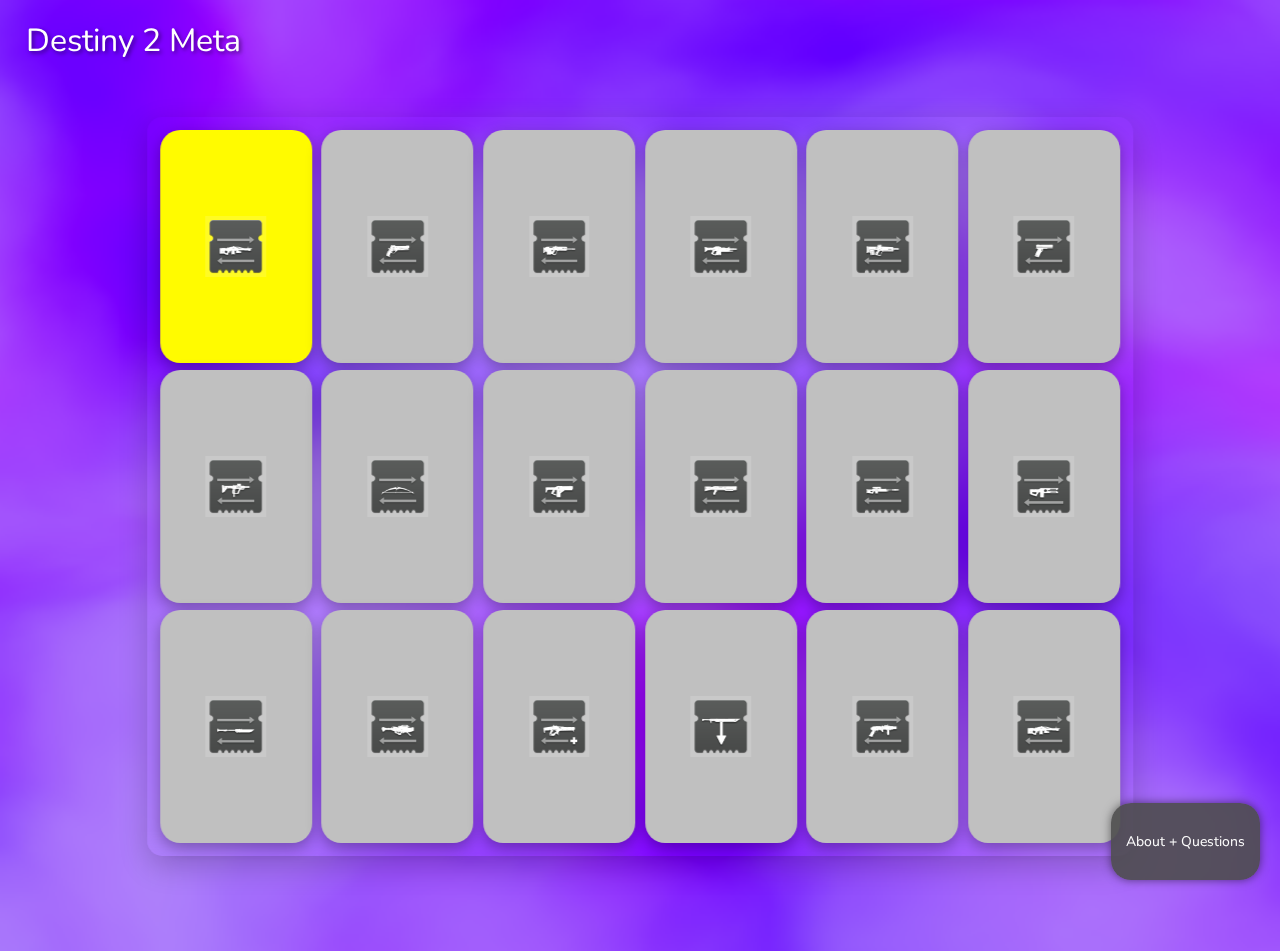
<file: index.html>
<!DOCTYPE html>
<html lang="en">
<head>
    <meta charset="UTF-8">
    <meta name="viewport" content="width=device-width, initial-scale=1.0">
    <title>D2 Meta</title>
    <link rel="stylesheet" href="main.css">
    <link rel="stylesheet" href="https://fonts.googleapis.com/css?family=Nunito:400,700&display=swap">
</head>
<body>
    <div class="title">Destiny 2 Meta</div>
    <div class="grid-container">
        <!-- 18 buttons -->
        <a href="meta.html" class="meta-item"><img src="icons\lmg.png" alt="Logo"></a>
        <a href="hand_cannons.html" class="grid-item"><img src="icons\handcannon.png" alt="Logo"></a>
        <a href="scout_rifles.html" class="grid-item"><img src="icons\scoutrifle.png" alt="Logo"></a>
        <a href="auto_rifles.html" class="grid-item"><img src="icons\autorifle.png" alt="Logo"></a>
        <a href="pulse_rifles.html" class="grid-item"><img src="icons\pulserifle.png" alt="Logo"></a>
        <a href="sidearms.html" class="grid-item"><img src="icons\sidearm.png" alt="Logo"></a>
        <a href="smgs.html" class="grid-item"><img src="icons\smg.png" alt="Logo"></a>
        <a href="bows.html" class="grid-item"><img src="icons\bow.png" alt="Logo"></a>
        <a href="fusions.html" class="grid-item"><img src="icons\fusion.png" alt="Logo"></a>
        <a href="shotguns.html" class="grid-item"><img src="icons\shotgun.png" alt="Logo"></a>
        <a href="snipers.html" class="grid-item"><img src="icons\sniper.png" alt="Logo"></a>
        <a href="trace.html" class="grid-item"><img src="icons\trace.png" alt="Logo"></a>
        <a href="glaive.html" class="grid-item"><img src="icons\glaive.png" alt="Logo"></a>
        <a href="weapons/rockets/rocket.html" class="grid-item"><img src="icons\rl.png" alt="Logo"></a>
        <a href="lfr.html" class="grid-item"><img src="icons\lfr.png" alt="Logo"></a>
        <a href="swords.html" class="grid-item"><img src="icons\swords.png" alt="Logo"></a>
        <a href="gls.html" class="grid-item"><img src="icons\bgl.png" alt="Logo"></a>
        <a href="lmgs.html" class="grid-item"><img src="icons\lmg.png" alt="Logo"></a>
    </div>
    <a href="about.html" class="note-button">
       <div class="note">
         <p>About + Questions</p>
     </div>
    </a>
    <script src="three.min.js"></script>
    <script src="vanta.fog.min.js"></script>
    <script>
    VANTA.FOG({
      el: "body",
      mouseControls: true,
      touchControls: true,
      gyroControls: false,
      minHeight: 200.00,
      minWidth: 200.00,
      highlightColor: 0x4a00ff,
      midtoneColor: 0xd200ff,
      baseColor: 0xb28cfa,
      blurFactor: 0.66,
      speed: 0.50,
      zoom: 1.10
    })
    </script>
</body>
</html>
</file>
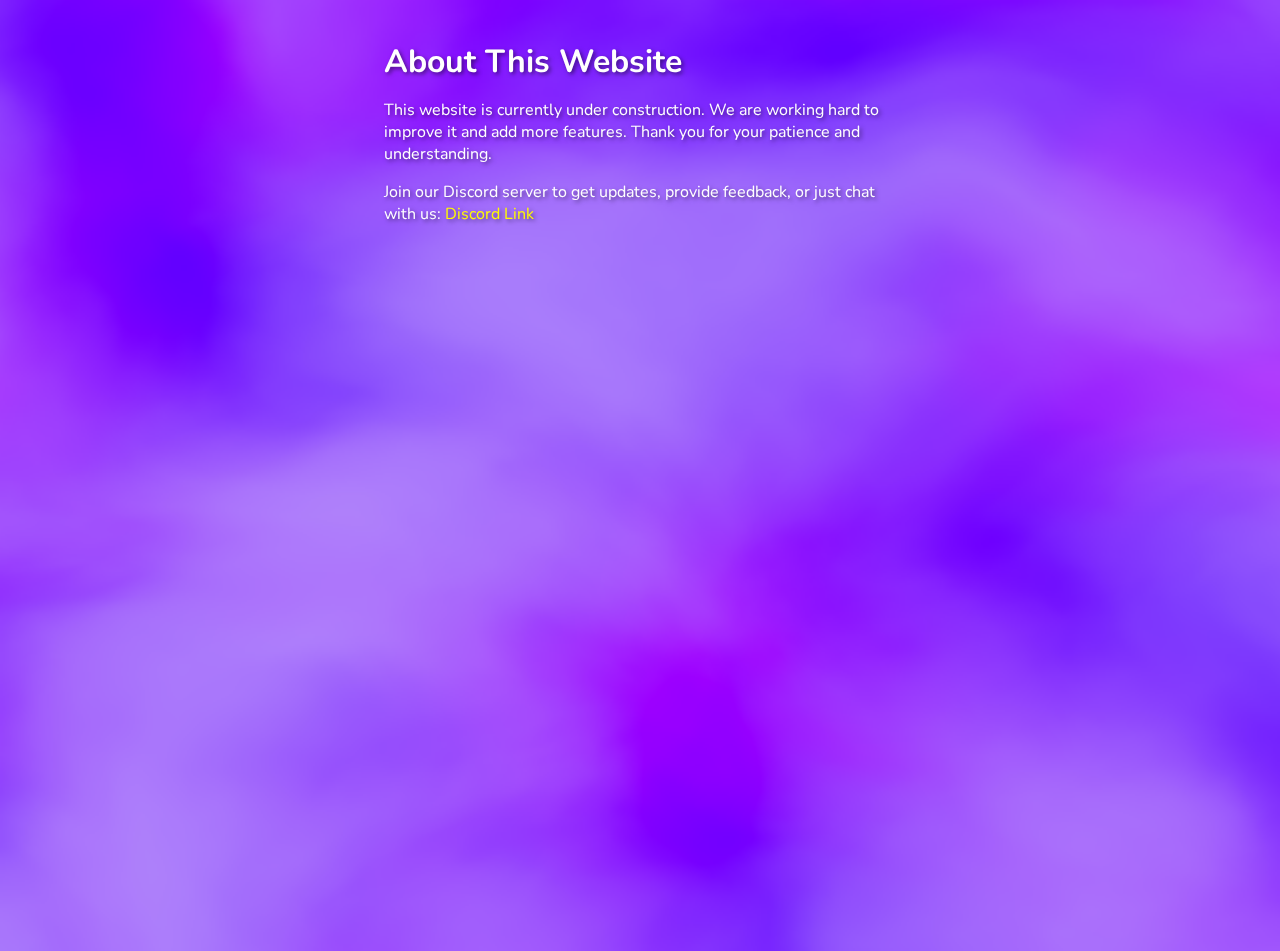
<file: about.html>
<!DOCTYPE html>
<html lang="en">
<head>
    <meta charset="UTF-8">
    <meta name="viewport" content="width=device-width, initial-scale=1.0">
    <title>Weapon Details</title>
    <link rel="stylesheet" href="about.css">
    <link rel="stylesheet" href="https://fonts.googleapis.com/css?family=Nunito:400,700&display=swap">
</head>
<body>
    <div class="about-section">
        <h1>About This Website</h1>
        <p>This website is currently under construction. We are working hard to improve it and add more features. Thank you for your patience and understanding.</p>
        <p>Join our Discord server to get updates, provide feedback, or just chat with us: <a href="https://discord.gg/Kr5SuMjxPv" target="_blank">Discord Link</a></p>
    </div>
    <script src="three.min.js"></script>
    <script src="vanta.fog.min.js"></script>
    <script>
    VANTA.FOG({
      el: "body",
      mouseControls: true,
      touchControls: true,
      gyroControls: false,
      minHeight: 200.00,
      minWidth: 200.00,
      highlightColor: 0x4a00ff,
      midtoneColor: 0xd200ff,
      baseColor: 0xb28cfa,
      blurFactor: 0.66,
      speed: 0.50,
      zoom: 1.10
    })
    </script>
</body>
</html>
</file>
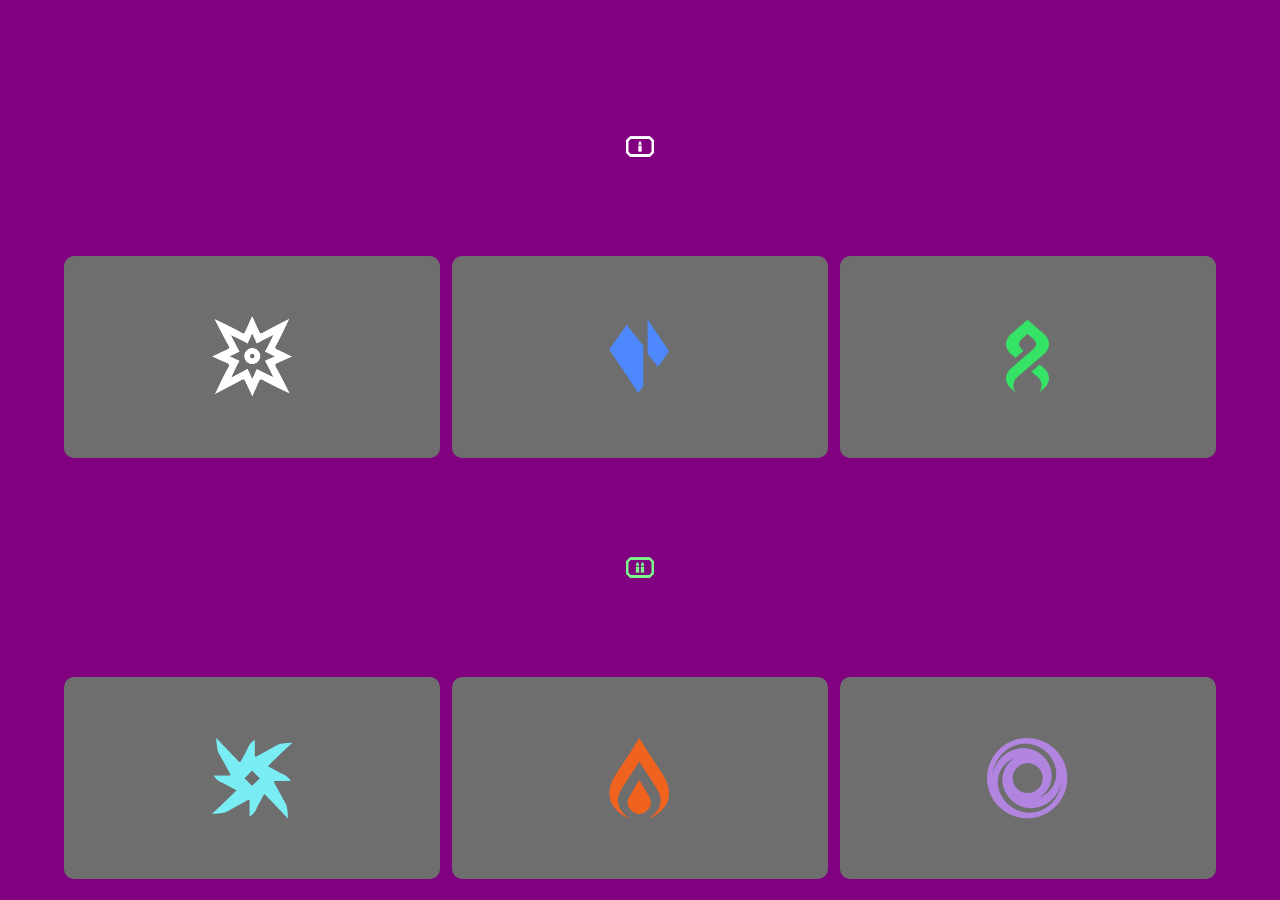
<file: auto_rifles.html>
<!DOCTYPE html>
<html lang="en">
<head>
    <meta charset="UTF-8">
    <meta name="viewport" content="width=device-width, initial-scale=1.0">
    <title>3x3 Grid</title>
    <link rel="stylesheet" href="archetype.css">
</head>
<body>
    <div class="grid-container">
        <div class="icon-row"><img src="icons\primary.png" alt="Icon"></div>
        <a href="link1.html" class="grid-item"><img src="icons\kinetic.png" alt="Logo"></a>
        <a href="link2.html" class="grid-item"><img src="icons\stasis.png" alt="Logo"></a>
        <a href="link3.html" class="grid-item"><img src="icons\strand.png" alt="Logo"></a>
        <div class="icon-row"><img src="icons\energy.png" alt="Icon"></div>
        <a href="link1.html" class="grid-item"><img src="icons\arc.png" alt="Logo"></a>
        <a href="link2.html" class="grid-item"><img src="icons\solar.png" alt="Logo"></a>
        <a href="link3.html" class="grid-item"><img src="icons\void.png" alt="Logo"></a>
        <!-- Repeat for other rows, with different icons if desired -->
    </div>
</body>
</html>
</file>
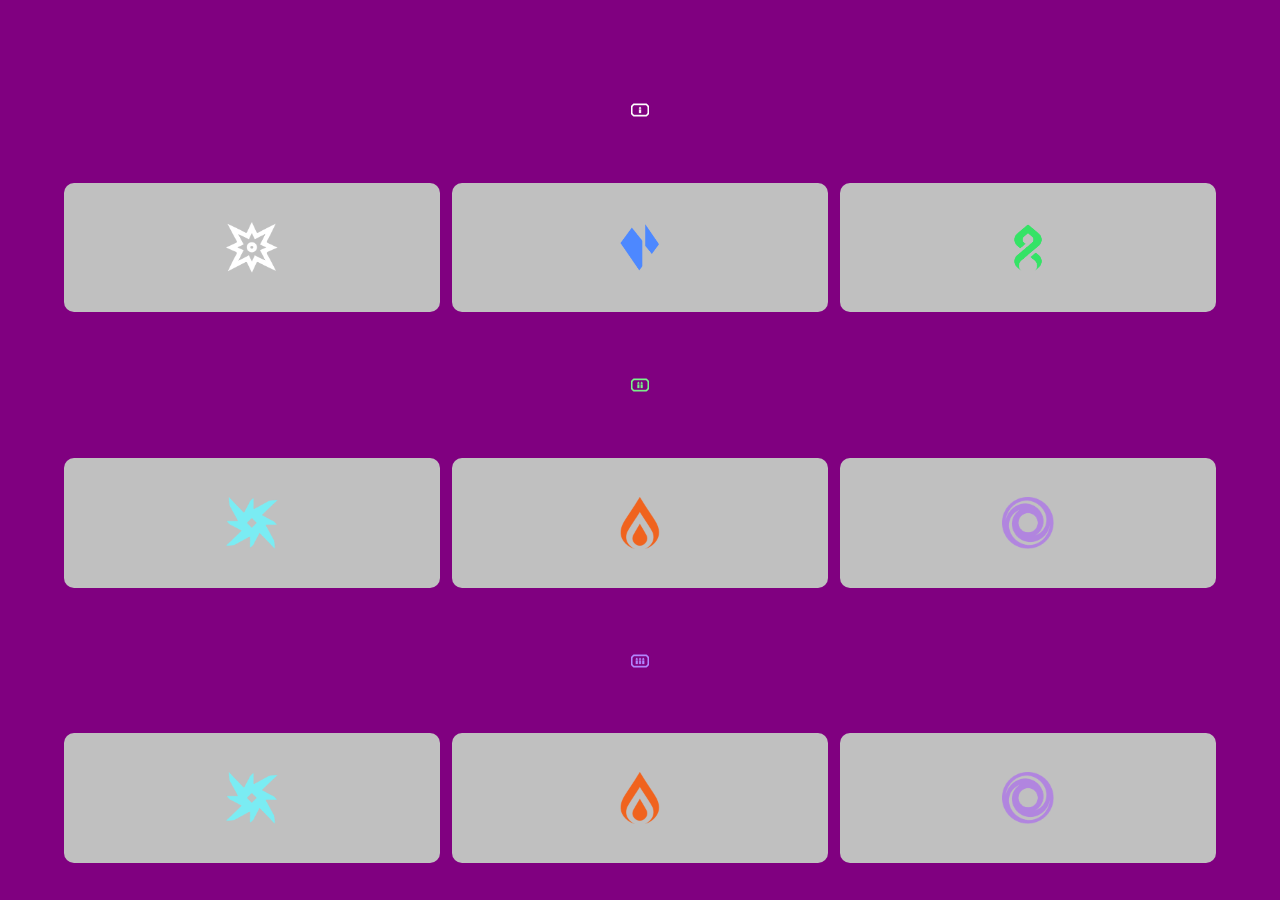
<file: gls.html>
<!DOCTYPE html>
<html lang="en">
<head>
    <meta charset="UTF-8">
    <meta name="viewport" content="width=device-width, initial-scale=1.0">
    <title>3x3 Grid</title>
    <link rel="stylesheet" href="archetypegls.css">
</head>
<body>
    <div class="grid-container">
        <div class="icon-row"><img src="icons\primary.png" alt="Icon"></div>
        <a href="link1.html" class="grid-item"><img src="icons\kinetic.png" alt="Logo"></a>
        <a href="link2.html" class="grid-item"><img src="icons\stasis.png" alt="Logo"></a>
        <a href="link3.html" class="grid-item"><img src="icons\strand.png" alt="Logo"></a>
        <div class="icon-row"><img src="icons\energy.png" alt="Icon"></div>
        <a href="link1.html" class="grid-item"><img src="icons\arc.png" alt="Logo"></a>
        <a href="link2.html" class="grid-item"><img src="icons\solar.png" alt="Logo"></a>
        <a href="link3.html" class="grid-item"><img src="icons\void.png" alt="Logo"></a>
        <div class="icon-row"><img src="icons\heavy.png" alt="Icon"></div>
        <a href="link1.html" class="grid-item"><img src="icons\arc.png" alt="Logo"></a>
        <a href="link2.html" class="grid-item"><img src="icons\solar.png" alt="Logo"></a>
        <a href="link3.html" class="grid-item"><img src="icons\void.png" alt="Logo"></a>
        <!-- Repeat for other rows, with different icons if desired -->
    </div>
</body>
</html>
</file>
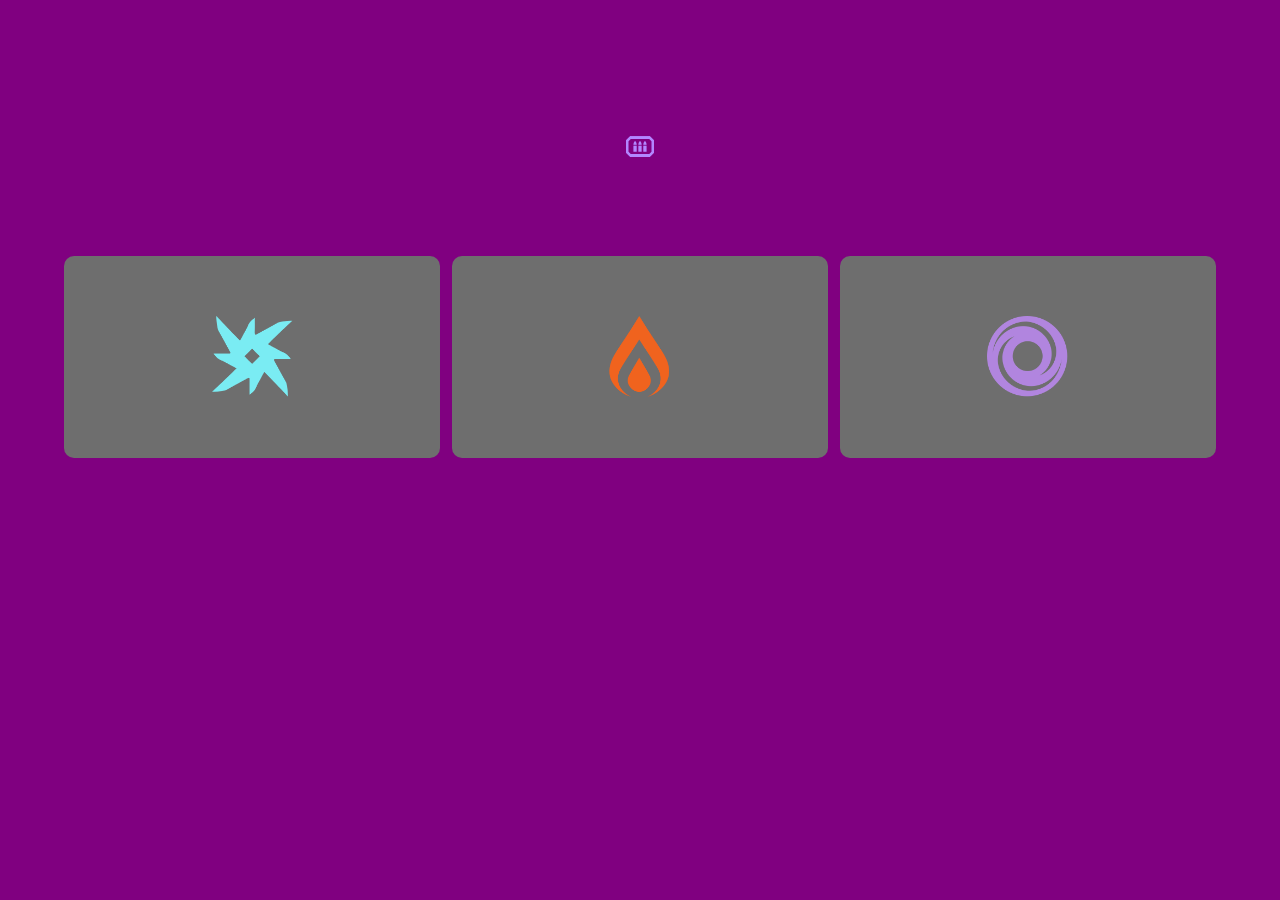
<file: lfr.html>
<!DOCTYPE html>
<html lang="en">
<head>
    <meta charset="UTF-8">
    <meta name="viewport" content="width=device-width, initial-scale=1.0">
    <title>3x3 Grid</title>
    <link rel="stylesheet" href="archetype.css">
</head>
<body>
    <div class="grid-container">
        <div class="icon-row"><img src="icons\heavy.png" alt="Icon"></div>
        <a href="link1.html" class="grid-item"><img src="icons\arc.png" alt="Logo"></a>
        <a href="link2.html" class="grid-item"><img src="icons\solar.png" alt="Logo"></a>
        <a href="link3.html" class="grid-item"><img src="icons\void.png" alt="Logo"></a>
        <!-- Repeat for other rows, with different icons if desired -->
    </div>
</body>
</html>
</file>
<file: main.css>
body {
    margin: 0;
    font-family: 'Nunito', sans-serif;
    display: flex;
    align-items: flex-start; /* Align items to the start */
    justify-content: flex-start; /* Justify content to the start */
    height: 100vh;
    overflow: hidden; /* Prevent scrolling */
    padding: 2%; /* Padding around the edges */
}

.title {
    position: absolute;
    top: 2%;
    left: 2%;
    font-size: 2em;
    color: white;
    text-shadow: 2px 2px 4px rgba(0, 0, 0, 0.5); /* Text shadow */
}

.grid-container {
    display: grid;
    grid-template-columns: repeat(6, 1fr);
    grid-template-rows: repeat(3, 1fr);
    gap: 1%;  /* Slightly reduced gap */
    padding: 1%;
    width: 75%; /* Increased width */
    height: 75%; /* Increased height */
    border-radius: 15px; /* Rounded edges */
    box-shadow: 0px 10px 30px rgba(0, 0, 0, 0.2); /* Increased shadow */
    backdrop-filter: blur(10px); /* Background blur effect for overlay */
    position: absolute; /* Positioning the container */
    bottom: 10%; /* Move up off the bottom of the page */
    left: 50%; /* Center horizontally */
    transform: translateX(-50%); /* Correct for grid container width */
}

.grid-item, .meta-item {
    display: flex;
    align-items: center;
    justify-content: center;
    position: relative;
    color: white;
    text-decoration: none;
    height: 100%;
    border-radius: 20px; /* More rounded edges */
    transition: all 0.3s ease; /* Transition for all properties */
    box-shadow: 0px 5px 15px rgba(0, 0, 0, 0.3); /* Added shadow */
    text-shadow: 2px 2px 4px rgba(0, 0, 0, 0.5); /* Text shadow */
}

.grid-item {
    background-color: #c0c0c0; /* Light grey color */
}

.meta-item {
    background-color: #fffb00; /* Yellow color */
}

.grid-item img, .meta-item img {
    max-width: 40%;
    max-height: 40%;
}

.grid-item:hover, .meta-item:hover {
    transform: rotate(5deg); /* Rotation on hover */
    box-shadow: 0px 5px 15px rgba(0, 0, 0, 0.5); /* Increased shadow on hover */
}

/* Note button CSS */
.note-button {
    position: fixed;
    right: 20px;
    bottom: 20px;
    text-decoration: none;
}

.note {
    background-color: rgba(76, 76, 76, 0.9); /* Dark semi-transparent background */
    padding: 15px;
    border-radius: 20px; /* More rounded edges */
    font-size: 14px;
    color: #ffffff; /* White text */
    text-align: right;
    box-shadow: 0 0 10px rgba(0, 0, 0, 0.5); /* Subtle shadow */
    transition: background-color 0.3s ease; /* Transition for hover effect */
}

.note-button:hover .note {
    background-color: rgba(76, 76, 76, 1); /* Slightly darker on hover */
}
</file>
<file: about.css>
body {
    margin: 0;
    font-family: 'Nunito', sans-serif; /* Updated font family */
    display: flex;
    align-items: flex-start; /* Align items to the start */
    justify-content: flex-start; /* Justify content to the start */
    height: 100vh;
    overflow: hidden; /* Prevent scrolling */
    padding: 2%; /* Padding around the edges */
}

.about-section {
    position: absolute;
    top: 2%;
    left: 30%; /* Adjust to position the About section */
    width: 40%; /* Adjust to size the About section */
    color: white;
    text-shadow: 2px 2px 4px rgba(0, 0, 0, 0.5); /* Text shadow */
}

.about-section h1 {
    font-size: 2em;
    margin-bottom: 10px;
}

.about-section p {
    margin-bottom: 10px;
}

.about-section a {
    color: #fffb00; /* Yellow color */
    text-decoration: none;
}
</file>
<file: archetype.css>
body {
    margin: 0;
    font-family: Arial, sans-serif;
    background-color: #800080; /* Purple background */
    display: flex;
    align-items: center;
    justify-content: center;
    height: 100vh;
    overflow: hidden; /* Prevent scrolling */
}

.grid-container {
    display: grid;
    grid-template-columns: repeat(3, 1fr);
    grid-template-rows: repeat(4, 25%);
    gap: 1%;
    padding: 1%;
    width: 90%;
    height: 90%;
}

.icon-row {
    grid-column: 1 / 4;
    display: flex;
    align-items: center;
    justify-content: center;
}

.icon-row img {
    max-width: 20%;
    max-height: 20%;
}

.grid-item {
    background-color: #6e6e6e; /* Light grey color */
    display: flex;
    align-items: center;
    justify-content: center;
    position: relative;
    color: white;
    text-decoration: none;
    height: 100%;
    border-radius: 10px; /* Rounded edges */
}

.grid-item img {
    max-width: 40%;
    max-height: 40%;
}

.grid-item1 {
    background-color: #ffe600; /* Light grey color */
    display: flex;
    align-items: center;
    justify-content: center;
    position: relative;
    color: white;
    text-decoration: none;
    height: 100%;
    border-radius: 10px; /* Rounded edges */
}

.grid-item1 img {
    max-width: 40%;
    max-height: 40%;
}

.grid-item2 {
    background-color: #c0c0c0; /* Light grey color */
    display: flex;
    align-items: center;
    justify-content: center;
    position: relative;
    color: white;
    text-decoration: none;
    height: 100%;
    border-radius: 10px; /* Rounded edges */
}

.grid-item2 img {
    max-width: 40%;
    max-height: 40%;
}

.grid-item3 {
    background-color: #CD7F32; /* Light grey color */
    display: flex;
    align-items: center;
    justify-content: center;
    position: relative;
    color: white;
    text-decoration: none;
    height: 100%;
    border-radius: 10px; /* Rounded edges */
}

.grid-item3 img {
    max-width: 40%;
    max-height: 40%;
}
</file>
<file: archetypegls.css>
body {
    margin: 0;
    font-family: Arial, sans-serif;
    background-color: #800080; /* Purple background */
    display: flex;
    align-items: center;
    justify-content: center;
    height: 100vh;
    overflow: hidden; /* Prevent scrolling */
}

.grid-container {
    display: grid;
    grid-template-columns: repeat(3, 1fr);
    grid-template-rows: repeat(9, 16%);
    gap: 1%;
    padding: 1%;
    width: 90%;
    height: 90%;
}

.icon-row {
    grid-column: 1 / 4;
    display: flex;
    align-items: center;
    justify-content: center;
}

.icon-row img {
    max-width: 20%;
    max-height: 20%;
}

.grid-item {
    background-color: #c0c0c0; /* Light grey color */
    display: flex;
    align-items: center;
    justify-content: center;
    position: relative;
    color: white;
    text-decoration: none;
    height: 100%;
    border-radius: 10px; /* Rounded edges */
}

.grid-item img {
    max-width: 40%;
    max-height: 40%;
}
</file>
